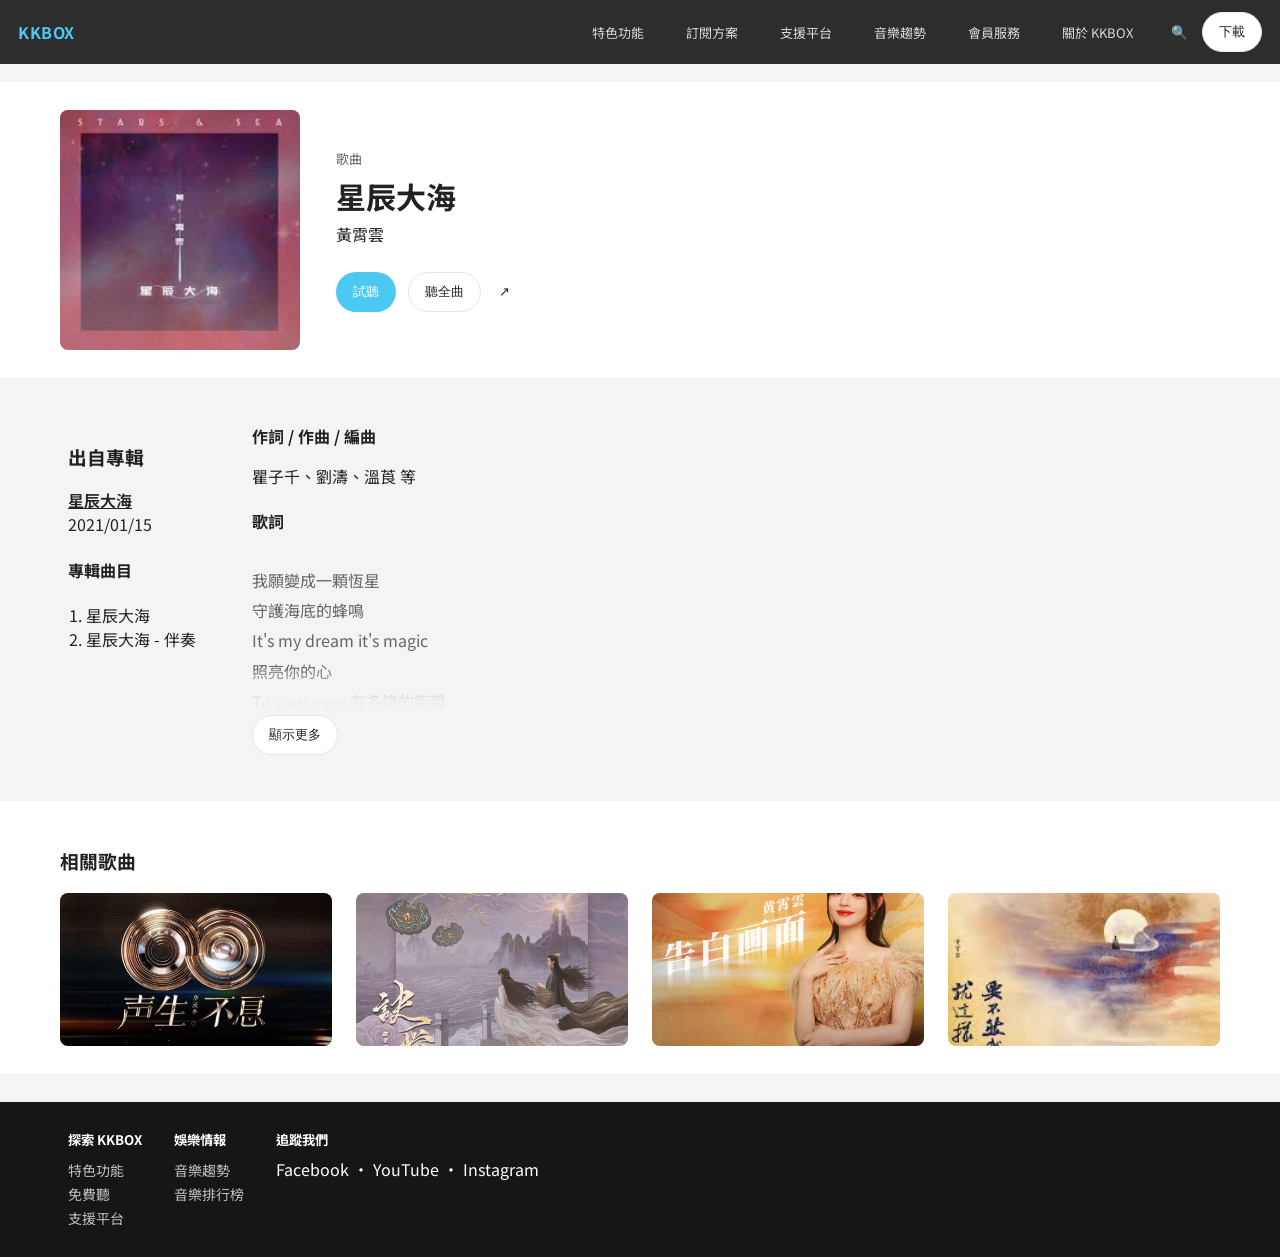
<file: index.html>
<!doctype html>
<html lang="zh-Hant">
  <head>
    <meta charset="utf-8" />
    <meta name="viewport" content="width=device-width,initial-scale=1" />
    <title>Music Player — 星辰大海</title>
    <link rel="preconnect" href="https://fonts.gstatic.com" crossorigin>
    <link href="https://fonts.googleapis.com/css2?family=Noto+Sans+TC:wght@400;500;700&display=swap" rel="stylesheet">
    <link rel="stylesheet" href="styles.css">
  </head>
  <body>
    <header class="site-header container">
      <div class="brand">KKBOX</div>
      <nav class="main-nav">
        <a href="login.html">特色功能</a>
        <a href="login.html">訂閱方案</a>
        <a href="login.html">支援平台</a>
        <a href="login.html">音樂趨勢</a>
        <a href="login.html">會員服務</a>
        <a href="login.html">關於 KKBOX</a>
      </nav>
      <div class="header-actions">
        <button id="searchBtn" class="icon">🔍</button>
        <button id="downloadBtn" class="btn outline download" aria-label="下載專輯">下載</button>
      </div>
    </header>

    <main class="container">
      <section class="hero" role="region" aria-label="Song hero">
        <div class="art">
          <img src="download.jpg" alt="星辰大海 專輯封面" class="album-img">
        </div>
        <div class="hero-meta">
          <div class="kicker">歌曲</div>
          <h1 class="title">星辰大海</h1>
          <a href="#" class="artist" aria-label="artist page">黃霄雲</a>

          <div class="ctas">
            <button id="previewBtn" class="btn primary" aria-pressed="false">試聽</button>
            <button class="btn outline">聽全曲</button>
            <button id="shareBtn" class="icon share" aria-haspopup="dialog" aria-controls="shareModal">↗</button>
          </div>
        </div>
      </section>

      <section class="details">
        <aside class="left">
          <div class="album-block">
            <h3>出自專輯</h3>
            <a href="#">星辰大海</a>
            <div class="date">2021/01/15</div>
          </div>

          <div class="tracks">
            <h4>專輯曲目</h4>
            <ol>
              <li>星辰大海</li>
              <li>星辰大海 - 伴奏</li>
            </ol>
          </div>
        </aside>

        <article class="right">
          <div class="credits">
            <strong>作詞 / 作曲 / 編曲</strong>
            <p>瞿子千、劉濤、溫莨 等</p>
          </div>

          <div class="lyrics">
            <h4>歌詞</h4>
            <div id="lyricsContent" class="lyrics-content collapsed" aria-hidden="false">
              <p>我願變成一顆恆星<br>守護海底的蜂鳴<br>It's my dream it's magic<br>照亮你的心<br>To your eyes 有多遠的距離</p>

              <p>穿過人海 別停下來<br>趁現在還有期待</p>

              <p>會不會我們的愛<br>會被風吹向大海 不再回來<br>每當你向我走來<br>告訴我星辰大海</p>

              <p>遙遙微光 與我同行<br>盛開在黎明<br>To your eyes 有多遠的距離</p>

              <p>穿過人海 別停下來<br>趁現在還有期待</p>

              <p>會不會我們的愛<br>會被風吹向大海 不再回來<br>每當你向我走來<br>告訴我星辰大海</p>

              <p>趁現在還有期待</p>

              <p>會不會我們的愛<br>會被風吹向大海 不再回來<br>每當你向我走來<br>告訴我星辰大海</p>

              <p>會不會我們的愛<br>像星辰守護大海 不曾離開<br>我向你奔赴而來<br>你就是星辰大海</p>

              <p>我眼中熾熱的恆星<br>長夜裡照我前行</p>
            </div>
            <div class="lyrics-controls">
              <button id="toggleLyrics" class="btn outline" aria-expanded="false" aria-controls="lyricsContent">顯示更多</button>
            </div>
          </div>
        </article>
      </section>

      <section class="related">
        <h3>相關歌曲</h3>
        <div class="card-grid">
            <div class="card">
              <a href="login.html"><img src="500x500.jpg" alt="相關歌曲 1"></a>
            </div>
            <div class="card">
              <a href="login.html"><img src="500x500 (1).jpg" alt="相關歌曲 2"></a>
            </div>
            <div class="card">
              <a href="login.html"><img src="500x500 (2).jpg" alt="相關歌曲 3"></a>
            </div>
            <div class="card">
              <a href="login.html"><img src="download (1).jpg" alt="相關歌曲 4"></a>
            </div>
        </div>
      </section>
    </main>

    <footer class="site-footer">
      <div class="container footer-inner">
        <div class="footer-column">
          <h5>探索 KKBOX</h5>
          <ul>
            <li><a href="#">特色功能</a></li>
            <li><a href="#">免費聽</a></li>
            <li><a href="#">支援平台</a></li>
          </ul>
        </div>
        <div class="footer-column">
          <h5>娛樂情報</h5>
          <ul>
            <li><a href="#">音樂趨勢</a></li>
            <li><a href="#">音樂排行榜</a></li>
          </ul>
        </div>
        <div class="footer-column social">
          <h5>追蹤我們</h5>
          <div class="icons">Facebook • YouTube • Instagram</div>
        </div>
      </div>
    </footer>

    <!-- share modal -->
    <div id="shareModal" class="modal" aria-hidden="true">
      <div class="modal-panel">
        <button id="closeShare" class="modal-close">✕</button>
        <h4>分享這首歌</h4>
        <p>複製連結或分享至社群平台</p>
        <input id="shareLink" readonly value="login.html" aria-label="分享連結">
      </div>
    </div>

    <script src="script.js"></script>
  </body>
</html>
</file>
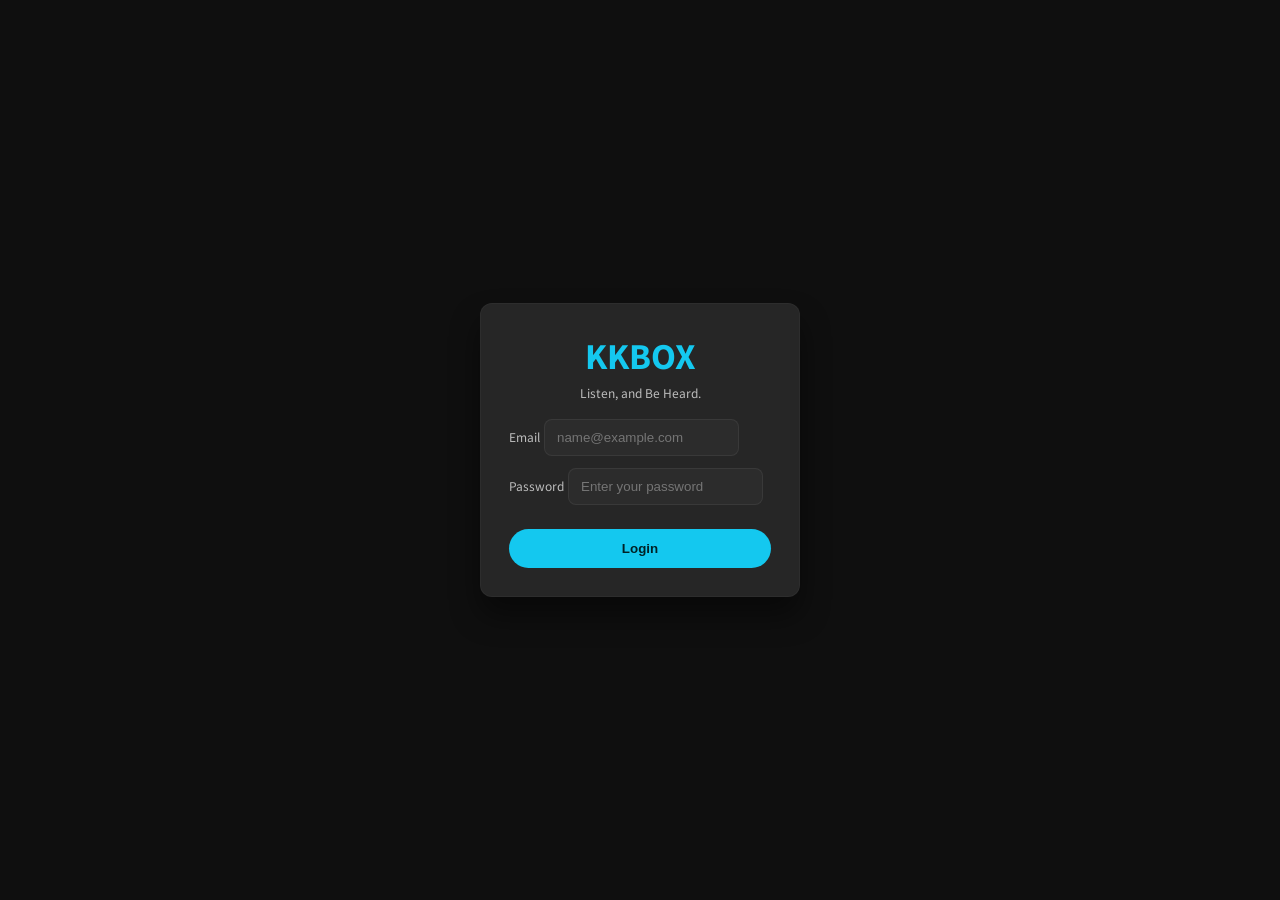
<file: login.html>
<!doctype html>
<html lang="en">
  <head>
    <meta charset="utf-8" />
    <meta name="viewport" content="width=device-width,initial-scale=1" />
    <title>KKBOX — Login Clone</title>
    <link href="https://fonts.googleapis.com/css2?family=Noto+Sans+TC:wght@400;700;800&display=swap" rel="stylesheet">
    <link rel="stylesheet" href="login.css">
  </head>
  <body>
    <main class="page" role="main">
      <section class="login-card" aria-label="KKBOX Login - English">
        <div class="login-logo">KKBOX <span class="slogan">Listen, and Be Heard.</span></div>
        <form class="login-form" action="#" method="post" novalidate>
          <div>
            <label for="email">Email</label>
            <input id="email" name="email" type="email" placeholder="name@example.com" aria-describedby="emailError">
            <div id="emailError" class="error" role="alert" aria-live="assertive"></div>
          </div>
          <div>
            <label for="password">Password</label>
            <input id="password" name="password" type="password" placeholder="Enter your password" aria-describedby="passwordError">
            <div id="passwordError" class="error" role="alert" aria-live="assertive"></div>
          </div>
          <div class="login-cta">
            <button id="loginBtn" class="btn signup" type="button">Login</button>
          </div>
        </form>
      </section>

      <!-- English-only login card retained -->
    </main>
    <script src="login.js" defer></script>
    <!-- Custom modal HTML (place at end of body) -->
    <div id="customModal" class="modal-overlay" role="dialog" aria-modal="true" aria-hidden="true">
      <div class="modal" role="document">
        <button id="modalClose" class="modal-close" aria-label="Close">✕</button>
        <div id="customModalMessage" class="modal-content">Message</div>
        <div class="modal-actions">
          <button id="modalOk" class="btn signup">OK</button>
        </div>
      </div>
    </div>
  </body>
</html>
</file>
<file: styles.css>
/* Simplified stylesheet - beginner-friendly and minimal
	 - Consolidated duplicate rules
	 - Clear layout using flexbox and grid
	 - Kept styles necessary for header, hero, content, related cards, footer, and modal
*/
:root{
	--bg: #F4F4F4;
	--header: #2D2D2D;
	--footer: #161616;
	--accent: #4CC9F0;
	--text: #222222;
	--muted: #666666;
	--card: #EFEFEF;
}

/* Base */
*{box-sizing:border-box}
html,body{height:100%}
body{
	margin:0;
	font-family: "Noto Sans TC", system-ui, -apple-system, "Segoe UI", Roboto, Arial;
	background:var(--bg);
	color:var(--text);
	overflow-x:hidden; /* prevent horizontal scrollbar from full-bleed elements */
}
.container{max-width:1180px;margin:0 auto;padding:0 18px}

.site-header, .header{background:var(--header);color:#fff;position:sticky;top:0;z-index:30;width:100%}
/* Make header background span full width while keeping inner content centered */
.site-header.container{max-width:100%;margin:0;padding:12px 18px}
/* Use flexbox: brand left, nav + actions right */
.site-header.container, .header .container{display:flex;align-items:center;gap:16px}
.brand{color:var(--accent);font-weight:700;letter-spacing:0.6px}
.main-nav{display:flex;gap:10px;align-items:center;margin-left:auto}
.main-nav a{color:#d9d9d9;text-decoration:none;margin:0 8px;font-size:13px;padding:6px 8px;border-radius:6px}
.main-nav a:hover{background:rgba(255,255,255,0.04);color:#fff}
.header-actions{display:flex;gap:8px;align-items:center}
.icon{background:transparent;border:0;cursor:pointer;color:inherit}

/* Buttons */
.btn{padding:10px 16px;border-radius:20px;border:1px solid transparent;cursor:pointer;font-weight:500}
.btn.primary{background:var(--accent);color:#fff}
.btn.outline{background:#fff;border:1px solid #e6e6e6;color:var(--text)}
.btn.small{padding:6px 10px;border-radius:6px}

/* Hero - full-bleed */
.hero {
    display: flex;
    flex-wrap: nowrap;
    gap: 36px;
    align-items: center;
    width: 100vw;
    position: relative;
    left: 50%;
    right: 50%;
    margin-left: -50vw;
    margin-right: -50vw;
    padding: 28px 60px;
    background: #ffffff;
    margin-top: 18px;
    box-sizing: border-box;
}

.art {
    flex: 0 0 240px;
    width: 240px;
    height: 240px;
    border-radius: 8px;
    overflow: hidden;
    display: flex;
    align-items: center;
    justify-content: center;
    background: linear-gradient(135deg, #cfc6ff 0%, #ffd1dc 60%);
}

.album-img {
    width: 100%;
    height: 100%;
    object-fit: cover;
    display: block;
}

.hero-meta {
    flex: 1;
    min-width: 0;
}

.kicker {
    font-size: 13px;
    color: var(--muted);
    text-transform: uppercase;
}

.title {
    margin: 6px 0 4px;
    font-size: 30px;
    font-weight: bold;
}

.artist {
    display: inline-block;
    color: var(--text);
    text-decoration: none;
    margin-bottom: 12px;
}

.ctas {
    display: flex;
    gap: 12px;
    align-items: center;
    margin-top: 14px;
}

/* Main content layout */
.details{display:flex;gap:56px;padding:28px 0;margin-top:18px}
.aside{width:280px}
.main{flex:1}
.album-block a{display:block;color:var(--text);font-weight:600}
.tracks ol{padding-left:18px}
.credits{margin-bottom:16px}

/* Lyrics collapse */
.lyrics-content{overflow:hidden;transition:max-height .28s ease}
.lyrics-content.collapsed{max-height:160px;position:relative}
.lyrics-content.collapsed::after{content:'';position:absolute;left:0;right:0;bottom:0;height:48px;background:linear-gradient(180deg, rgba(255,255,255,0) 0%, rgba(244,244,244,0.95) 70%);pointer-events:none}
.lyrics p{line-height:1.9;color:var(--muted);margin:10px 0}

/* Related Section - Full-bleed & Clean */
.related {
    display: block;
    width: 100vw;
    position: relative;
    left: 50%;
    right: 50%;
    margin-left: -50vw;
    margin-right: -50vw;
    padding: 28px 60px;
    background: #ffffff;
    margin-top: 18px;
    margin-bottom: 18px;
    box-sizing: border-box;
}

.card-grid {
    display: grid;
    grid-template-columns: repeat(4, minmax(150px, 280px));
    gap: 24px;
    justify-content: center;
    margin-top: 18px;
    width: 100%;
}

.card {
    position: relative;
    width: 100%;
    padding-top: 56.25%; /* Aspect ratio 16:9 */
    border-radius: 8px;
    overflow: hidden;
    background: var(--card);
    transition: transform .18s ease, box-shadow .18s ease;
}

.card:hover {
    transform: translateY(-6px);
    box-shadow: 0 10px 30px rgba(0,0,0,0.1);
}

.card img {
    position: absolute;
    top: 0;
    left: 0;
    width: 100%;
    height: 100%;
    object-fit: cover;
    display: block;
}

/* Footer */
.site-footer{background:var(--footer);color:#fff;padding:28px 0;margin-top:28px}
.footer-inner{display:flex;gap:32px;max-width:1180px;margin:0 auto;padding:0 18px}
.footer-column h5{margin:0 0 8px}
.footer-column ul{list-style:none;padding:0;margin:0}
.footer-column a{color:#bfbfbf;text-decoration:none;font-size:14px}

/* Share modal (simple) */
.modal{position:fixed;inset:0;display:none;align-items:center;justify-content:center;background:rgba(0,0,0,0.4)}
.modal[aria-hidden="false"]{display:flex}
.modal-panel{background:#fff;padding:20px;border-radius:8px;min-width:320px;max-width:560px;width:90%}
.modal-close{border:0;background:transparent;float:right;cursor:pointer;font-size:18px}
.modal-panel input{width:100%;padding:8px;border:1px solid #ddd;border-radius:4px;margin-top:8px}

/* Responsive */
@media (max-width:900px){
	.container{padding:0 14px}
	.card-grid{grid-template-columns:repeat(2,1fr)}
	.details{flex-direction:column}
	.aside{width:100%}
}

/* Small utilities */
.text-muted{color:var(--muted)}
.hide{display:none}

/* Mobile fixes (scoped to <=768px). All desktop styles remain unchanged above. */
@media (max-width:768px){
    /* Header */
    .site-header.container{
        padding:8px 16px;
        gap:8px;
        flex-wrap:wrap;
        align-items:center;
    }
    .brand{font-size:18px}
    .main-nav{display:none}
    .header-actions{margin-left:auto;gap:8px}

    /* Hero: keep horizontal layout, reduce art size and spacing to fit */
    .hero{
        padding:18px 20px;
        gap:16px;
        align-items:center;
    }
    .art{flex:0 0 120px;width:120px;height:120px;border-radius:8px}
    .title{font-size:20px;margin:4px 0}
    .kicker{font-size:12px}
    .ctas{gap:8px;flex-wrap:wrap}
    .btn{padding:8px 12px}

    /* Details: stack but keep content readable (doesn't affect hero) */
    .details{flex-direction:column;gap:16px;padding:18px 20px}
    .aside{width:100%}

    /* Related: keep full-bleed background, center 4-card row; reduce card sizes */
    .related{padding:18px 20px}
    .card-grid{grid-template-columns:repeat(4,minmax(100px,120px));gap:12px;max-width:calc(4*120px + 3*12px);margin:0 auto}
    .card{padding-top:100%;border-radius:6px}

    /* Prevent accidental overflow from wide full-bleed elements */
    .hero, .related{overflow:hidden}
}
</file>
<file: login.css>
/* Styles extracted from login.html - login.css */
:root{--bg:#0f0f0f;--card:#262626;--accent:#14c8ef;--muted:#bdbdbd}
*{box-sizing:border-box}
html,body{height:100%}
body{margin:0;font-family:'Noto Sans TC',system-ui,-apple-system,'Segoe UI',Roboto,Arial;background:var(--bg);color:#fff;display:flex;align-items:center;justify-content:center}
.page{width:100%;max-width:1100px;padding:48px;display:flex;gap:36px;align-items:flex-start;justify-content:center}
.login-card{width:320px;background:var(--card);padding:28px;border-radius:12px;box-shadow:0 18px 30px rgba(0,0,0,0.45);border:1px solid rgba(255,255,255,0.03)}
.login-logo{font-size:32px;font-weight:800;color:var(--accent);text-align:center}
.login-logo .slogan{display:block;font-size:12px;font-weight:400;color:var(--muted);margin-top:6px}
.login-form{margin-top:18px;display:flex;flex-direction:column;gap:12px}
.login-form label{font-size:12px;color:var(--muted)}
.login-form input{padding:10px 12px;border-radius:8px;border:1px solid rgba(255,255,255,0.06);background:rgba(255,255,255,0.03);color:#fff}
.login-form .error{color:#ff6b6b;font-size:12px;margin-top:6px;display:none}
.login-form input[aria-invalid="true"]{border-color:#ff6b6b;box-shadow:0 0 0 4px rgba(255,107,107,0.06)}
.login-cta{display:flex;flex-direction:column;gap:12px;margin-top:12px}
.btn{display:inline-block;text-align:center;padding:12px 16px;border-radius:28px;border:0;cursor:pointer;font-weight:700}
.btn.signup{background:var(--accent);color:#012226}
.btn.outline{background:transparent;border:1px solid rgba(20,200,239,0.6);color:#bfefff}
.login-card.clone{transform:translateY(18px) scale(.99);opacity:.98}
@media (max-width:880px){.page{flex-direction:column;align-items:center;padding:18px}.login-card{width:100%;max-width:420px}}

/* Custom modal (dark themed) */
.modal-overlay{position:fixed;inset:0;display:flex;align-items:center;justify-content:center;background:rgba(0,0,0,0.6);z-index:60;opacity:0;pointer-events:none;transition:opacity .18s ease}
.modal-overlay[aria-hidden="false"]{opacity:1;pointer-events:auto}
.modal{background:var(--card);color:#fff;padding:20px;border-radius:12px;width:min(560px,94%);box-shadow:0 20px 40px rgba(0,0,0,0.6);border:1px solid rgba(255,255,255,0.04);position:relative}
.modal .modal-content{font-size:15px;color:#e6f9ff;line-height:1.4}
.modal .modal-actions{margin-top:18px;display:flex;justify-content:flex-end;gap:12px}
.modal-close{position:absolute;top:10px;right:10px;background:transparent;color:var(--muted);border:0;font-size:20px;cursor:pointer}
@media (max-width:480px){.modal{padding:14px}}
</file>
